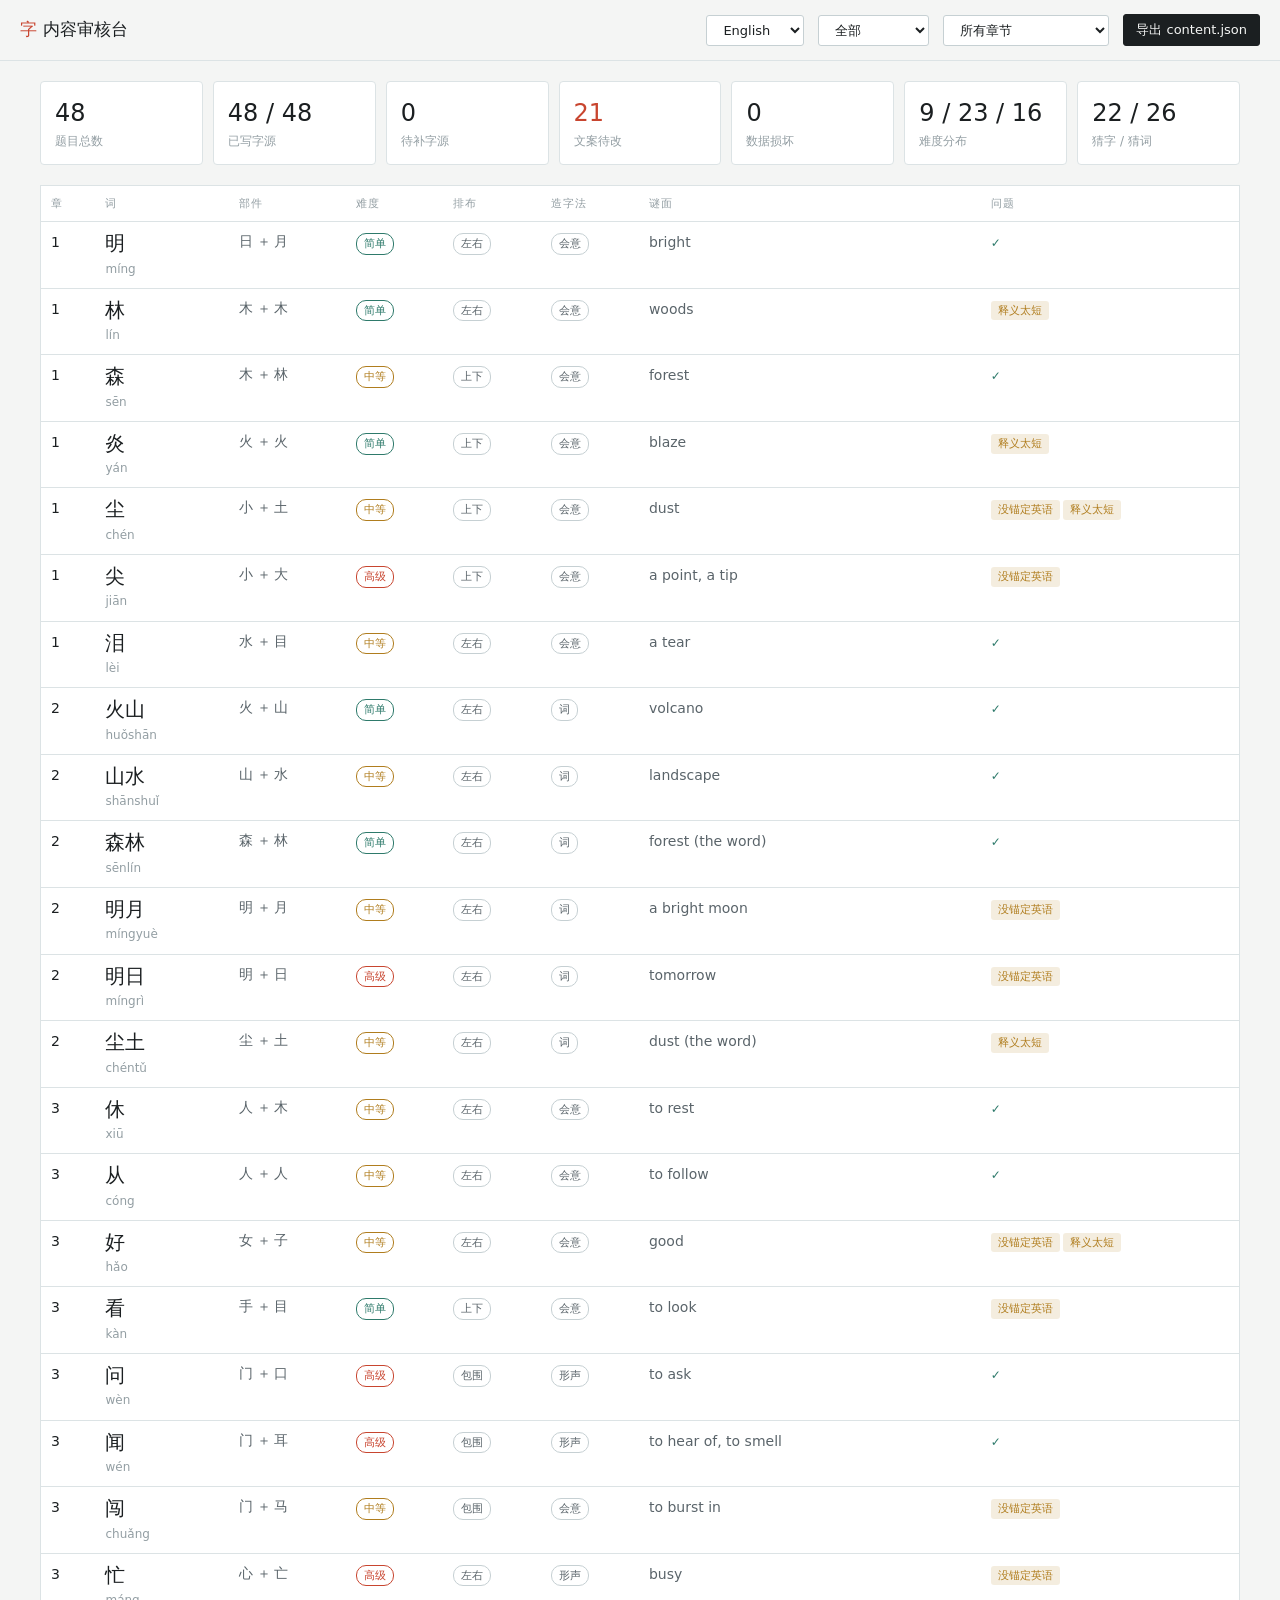
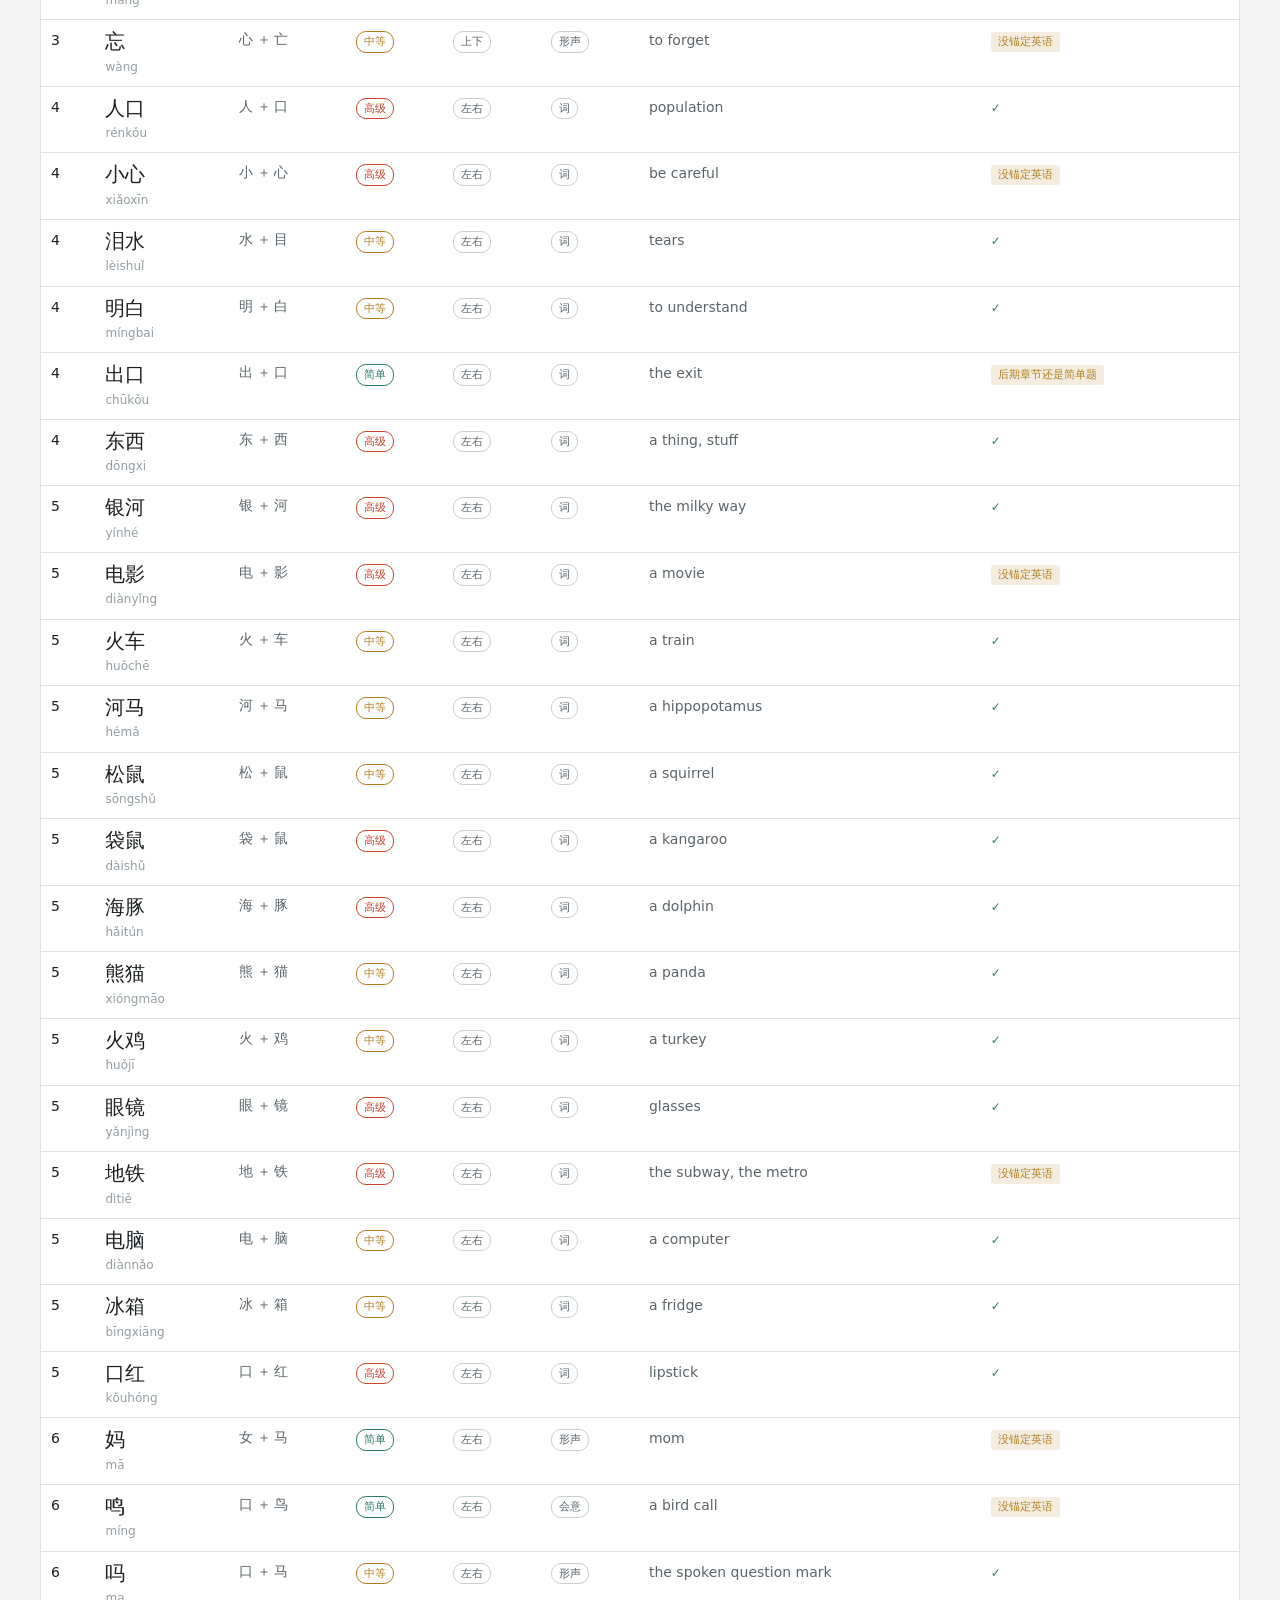
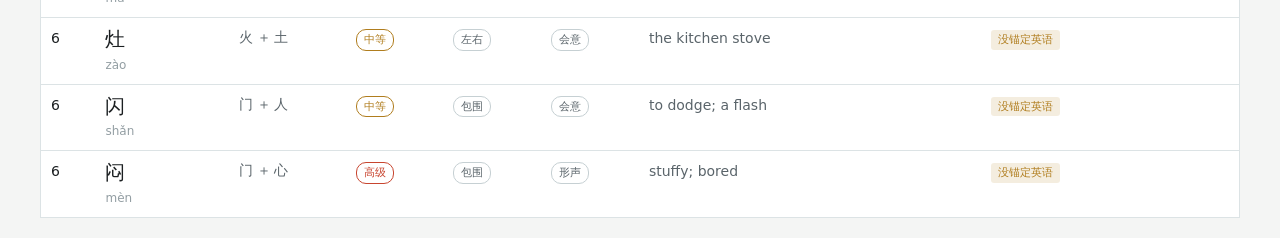
<file: src/tools/audit.html>
<!doctype html>
<meta charset="utf-8">
<meta name="viewport" content="width=device-width,initial-scale=1">
<title>字 · 内容审核台</title>
<style>
  :root{
    --bg:#F4F5F4; --card:#fff; --line:#DCE3E5; --line2:#C6D0D3;
    --ink:#1B1F21; --ink2:#5A646A; --ink3:#939EA3;
    --seal:#C8452F; --jade:#2E7A6B; --amber:#B07D1E;
    --han:"Songti SC","STSong","SimSun",serif;
    --ui:-apple-system,BlinkMacSystemFont,"Segoe UI",system-ui,sans-serif;
  }
  @media(prefers-color-scheme:dark){:root{--bg:#131618;--card:#1A1E21;--line:#2A3033;--line2:#3A4245;--ink:#E8EDEE;--ink2:#9AA5AA;--ink3:#6B767B;--seal:#E0705C;--jade:#5FBEA8;--amber:#D3A044}}
  *{box-sizing:border-box}
  body{margin:0;background:var(--bg);color:var(--ink);font:14px/1.6 var(--ui)}
  header{position:sticky;top:0;z-index:5;background:var(--bg);border-bottom:1px solid var(--line);
    padding:14px 20px;display:flex;align-items:center;gap:14px;flex-wrap:wrap}
  h1{margin:0;font-size:17px;font-weight:500}
  h1 b{font-family:var(--han);color:var(--seal);font-weight:400;margin-right:6px}
  .grow{flex:1}
  button,select{font:13px var(--ui);padding:6px 12px;border:1px solid var(--line2);background:var(--card);
    color:var(--ink);border-radius:3px;cursor:pointer}
  button.p{background:var(--ink);color:var(--bg);border-color:var(--ink)}
  main{padding:20px;max-width:1240px;margin:0 auto}
  .stats{display:grid;grid-template-columns:repeat(auto-fit,minmax(150px,1fr));gap:10px;margin-bottom:20px}
  .stat{background:var(--card);border:1px solid var(--line);border-radius:4px;padding:12px 14px}
  .stat .n{font-size:24px;font-weight:500;font-variant-numeric:tabular-nums}
  .stat .l{font-size:12px;color:var(--ink3)}
  .stat.warn .n{color:var(--seal)}
  table{width:100%;border-collapse:collapse;background:var(--card);border:1px solid var(--line);border-radius:4px}
  th{text-align:left;font-size:11px;letter-spacing:.1em;text-transform:uppercase;color:var(--ink3);
    font-weight:500;padding:9px 10px;border-bottom:1px solid var(--line);white-space:nowrap;cursor:pointer}
  td{padding:9px 10px;border-bottom:1px solid var(--line);vertical-align:top}
  tr:last-child td{border-bottom:0}
  tr.row:hover{background:var(--bg)}
  .w{font-family:var(--han);font-size:20px;line-height:1.2}
  .pt{font-family:var(--han);color:var(--ink2)}
  .clue{color:var(--ink2)}
  .pill{display:inline-block;font-size:11px;padding:1px 7px;border-radius:10px;border:1px solid var(--line2);color:var(--ink2);white-space:nowrap}
  .pill.d1{border-color:var(--jade);color:var(--jade)}
  .pill.d2{border-color:var(--amber);color:var(--amber)}
  .pill.d3{border-color:var(--seal);color:var(--seal)}
  .flag{display:inline-block;font-size:11px;padding:1px 7px;border-radius:3px;margin:1px 3px 1px 0;
    background:rgba(200,69,47,.12);color:var(--seal);white-space:nowrap}
  .flag.mi{background:rgba(176,125,30,.14);color:var(--amber)}
  .flag.gp{background:rgba(46,122,107,.13);color:var(--jade)}
  .ok{color:var(--jade);font-size:12px}
  .ed{position:fixed;inset:0;background:rgba(0,0,0,.5);display:none;align-items:center;justify-content:center;z-index:20;padding:20px}
  .ed.on{display:flex}
  .edin{background:var(--card);border-radius:6px;padding:20px;width:100%;max-width:760px;max-height:88vh;overflow:auto}
  .edin h2{margin:0 0 4px;font-size:18px;font-weight:500}
  .edin h2 b{font-family:var(--han);font-size:30px;font-weight:400;margin-right:8px}
  .fld{margin-top:14px}
  .fld label{display:block;font-size:11px;letter-spacing:.08em;text-transform:uppercase;color:var(--ink3);margin-bottom:4px}
  textarea,input[type=text]{width:100%;font:13px/1.6 var(--ui);padding:8px 10px;border:1px solid var(--line2);
    background:var(--bg);color:var(--ink);border-radius:3px;resize:vertical}
  textarea{min-height:60px}
  .row2{display:grid;grid-template-columns:1fr 1fr;gap:10px}
  .hint{font-size:12px;color:var(--ink3);margin-top:3px}
  .bar{display:flex;gap:8px;margin-top:18px}
  .checks{background:var(--bg);border:1px solid var(--line);border-radius:4px;padding:10px 12px;margin-top:14px;font-size:12.5px;color:var(--ink2)}
  .checks b{color:var(--ink)}
  .drop{border:2px dashed var(--line2);border-radius:6px;padding:40px;text-align:center;color:var(--ink3)}
</style>

<header>
  <h1><b>字</b>内容审核台</h1>
  <span class="grow"></span>
  <select id="fLang"><option value="en">English</option><option value="zh">中文</option><option value="ja">日本語</option><option value="es">Español</option></select>
  <select id="fFlag"><option value="">全部</option><option value="flagged">仅有问题的</option><option value="clean">仅干净的</option></select>
  <select id="fCh"><option value="">所有章节</option></select>
  <button id="dl" class="p">导出 content.json</button>
</header>

<main>
  <div id="load" class="drop">
    <p style="margin:0 0 14px">把 <code>content.json</code> 拖到这里就能用</p>
    <input type="file" id="pick" accept=".json" style="display:none">
    <button class="p" onclick="document.getElementById('pick').click()">或者选择文件…</button>
    <p style="margin:14px 0 0;font-size:12px">用本地服务器打开本页会自动加载：<code>python3 -m http.server 8899</code></p>
  </div>
  <div id="app" style="display:none">
    <div class="stats" id="stats"></div>
    <table><thead><tr>
      <th data-k="chapter">章</th><th data-k="word">词</th><th>部件</th>
      <th data-k="difficulty">难度</th><th data-k="layout">排布</th><th data-k="type">造字法</th>
      <th data-k="clue">谜面</th><th data-k="score">问题</th>
    </tr></thead><tbody id="rows"></tbody></table>
  </div>
</main>

<div class="ed" id="ed"><div class="edin" id="edin"></div></div>

<script>
var DOC=null, LANG='en', SORT='chapter', DIR=1;
var ANCHORS=['English','Latin','Greek','Japanese','Nepali','Spanish','英语','英文','日语','日文','拉丁','希腊','西班牙'];
var TRIVIA=['鑫','淼','犇','人名','personal names'];

function q(id){return document.getElementById(id);}

function audit(p){
  var f=[];
  if(!p.lore) f.push({k:'no-lore',t:'没有字源',gap:1});
  else{
    var en=p.lore.en||'';
    if(en.length<70) f.push({k:'lore-short',t:'字源太短'});
    if(!ANCHORS.some(function(a){return en.indexOf(a)>-1;})) f.push({k:'no-anchor',t:'没锚定英语'});
    if(TRIVIA.some(function(a){return en.indexOf(a)>-1;})) f.push({k:'trivia',t:'疑似别的字的冷知识'});
    ['en','zh','ja','es'].forEach(function(l){ if(!p.lore[l]) f.push({k:'lore-'+l,t:'缺 '+l+' 字源'}); });
  }
  ['en','zh','ja','es'].forEach(function(l){ if(!p.body||!p.body[l]) f.push({k:'body-'+l,t:'缺 '+l+' 释义'}); });
  if(p.body&&p.body.en&&p.body.en.length<25) f.push({k:'body-short',t:'释义太短'});
  if(p.tier==='char'&&!p.type) f.push({k:'no-type',t:'没标造字法'});
  if(p.tier==='word'&&p.difficulty===1&&p.chapter>=3) f.push({k:'diff-soft',t:'后期章节还是简单题'});
  if(!p.clue||!p.clue.en) f.push({k:'no-clue',t:'缺英文谜面',hard:1});
  return f;
}

function stats(){
  var P=DOC.puzzles, all=P.map(audit);
  var hard=all.filter(function(f){return f.some(function(x){return x.hard;});}).length;
  var gap=all.filter(function(f){return f.some(function(x){return x.gap;});}).length;
  var other=all.filter(function(f){return f.some(function(x){return !x.gap&&!x.hard;});}).length;
  var lore=P.filter(function(p){return p.lore;}).length;
  var byD=[1,2,3].map(function(d){return P.filter(function(p){return p.difficulty===d;}).length;});
  var byT=['char','word'].map(function(k){return P.filter(function(p){return p.tier===k;}).length;});
  q('stats').innerHTML=[
    ['题目总数',P.length,0],['已写字源',lore+' / '+P.length,0],
    ['待补字源',gap,gap>0],['文案待改',other,other>0],['数据损坏',hard,hard>0],
    ['难度分布',byD.join(' / '),0],['猜字 / 猜词',byT.join(' / '),0]
  ].map(function(s){return '<div class="stat'+(s[2]?' warn':'')+'"><div class="n">'+s[1]+'</div><div class="l">'+s[0]+'</div></div>';}).join('');
}

function render(){
  stats();
  var ff=q('fFlag').value, fc=q('fCh').value;
  var list=DOC.puzzles.map(function(p,i){return {p:p,i:i,f:audit(p)};});
  if(ff==='flagged') list=list.filter(function(r){return r.f.length;});
  if(ff==='clean') list=list.filter(function(r){return !r.f.length;});
  if(fc!=='') list=list.filter(function(r){return String(r.p.chapter)===fc;});
  list.sort(function(a,b){
    var x=SORT==='score'?a.f.length:a.p[SORT], y=SORT==='score'?b.f.length:b.p[SORT];
    if(SORT==='clue'){x=a.p.clue.en;y=b.p.clue.en;}
    return (x>y?1:x<y?-1:0)*DIR;
  });
  q('rows').innerHTML=list.map(function(r){
    var p=r.p;
    return '<tr class="row" data-i="'+r.i+'">'
      +'<td>'+(p.chapter+1)+'</td>'
      +'<td><span class="w">'+p.word+'</span><div class="hint">'+p.pinyin+'</div></td>'
      +'<td class="pt">'+p.parts.join(' ＋ ')+'</td>'
      +'<td><span class="pill d'+p.difficulty+'">'+['','简单','中等','高级'][p.difficulty]+'</span></td>'
      +'<td><span class="pill">'+({lr:'左右',tb:'上下',en:'包围'}[p.layout]||p.layout)+'</span></td>'
      +'<td><span class="pill">'+({hui:'会意',xing:'形声',ci:'词'}[p.type]||'—')+'</span></td>'
      +'<td class="clue">'+(p.clue[LANG]||p.clue.en)+'</td>'
      +'<td>'+(r.f.length?r.f.map(function(x){return '<span class="flag'+(x.hard?'':(x.gap?' gp':' mi'))+'">'+x.t+'</span>';}).join(''):'<span class="ok">✓</span>')+'</td>'
    +'</tr>';
  }).join('');
  [].forEach.call(document.querySelectorAll('tr.row'),function(tr){
    tr.onclick=function(){edit(+tr.dataset.i);};
  });
}

function edit(i){
  var p=DOC.puzzles[i], f=audit(p);
  function ta(id,val,lab){return '<div class="fld"><label>'+lab+'</label><textarea id="'+id+'">'+(val||'').replace(/</g,'&lt;')+'</textarea></div>';}
  q('edin').innerHTML='<h2><b>'+p.word+'</b>'+p.pinyin+' · '+p.clue.en+'</h2>'
    +'<div class="hint">'+p.parts.join(' ＋ ')+' · 第 '+(p.chapter+1)+' 章 · '
      +['','简单','中等','高级'][p.difficulty]+' · '+({lr:'左右',tb:'上下',en:'包围'}[p.layout]||p.layout)+'</div>'
    +(f.length?'<div class="checks"><b>自动检查：</b>'+f.map(function(x){return x.t;}).join('、')+'</div>':'<div class="checks"><b class="ok">✓ 没有检出问题</b></div>')
    +'<div class="row2">'
      +'<div class="fld"><label>难度</label><select id="e_d"><option value="1">1 简单</option><option value="2">2 中等</option><option value="3">3 高级</option></select></div>'
      +'<div class="fld"><label>排布</label><select id="e_l"><option value="lr">左右</option><option value="tb">上下</option><option value="en">包围</option></select></div>'
    +'</div>'
    +'<div class="fld"><label>谜面 EN</label><input type="text" id="e_qen" value="'+(p.clue.en||'').replace(/"/g,'&quot;')+'"></div>'
    +['en','zh','ja','es'].map(function(l){return ta('e_b_'+l,p.body?p.body[l]:'','释义 · '+l.toUpperCase());}).join('')
    +['en','zh','ja','es'].map(function(l){return ta('e_x_'+l,p.lore?p.lore[l]:'','字源 · '+l.toUpperCase());}).join('')
    +'<div class="bar"><button class="p" id="e_save">保存</button><button id="e_close">取消</button></div>';
  q('e_d').value=p.difficulty; q('e_l').value=p.layout;
  q('ed').classList.add('on');
  q('e_close').onclick=function(){q('ed').classList.remove('on');};
  q('e_save').onclick=function(){
    p.difficulty=+q('e_d').value; p.layout=q('e_l').value; p.clue.en=q('e_qen').value;
    p.body=p.body||{}; ['en','zh','ja','es'].forEach(function(l){p.body[l]=q('e_b_'+l).value;});
    var any=['en','zh','ja','es'].some(function(l){return q('e_x_'+l).value.trim();});
    if(any){p.lore=p.lore||{}; ['en','zh','ja','es'].forEach(function(l){p.lore[l]=q('e_x_'+l).value;});}
    else p.lore=null;
    q('ed').classList.remove('on'); render();
  };
}

function boot(d){
  DOC=d; q('load').style.display='none'; q('app').style.display='block';
  q('fCh').innerHTML='<option value="">所有章节</option>'+DOC.chapters.map(function(c,i){
    return '<option value="'+i+'">第 '+(i+1)+' 章 · '+c.t.zh+' · '+(c.k==='char'?'造字':'造词')+'</option>';}).join('');
  render();
}

q('fLang').onchange=function(){LANG=this.value;render();};
q('fFlag').onchange=render; q('fCh').onchange=render;
[].forEach.call(document.querySelectorAll('th[data-k]'),function(th){
  th.onclick=function(){var k=th.dataset.k; DIR=(SORT===k)?-DIR:1; SORT=k; render();};
});
q('dl').onclick=function(){
  var b=new Blob([JSON.stringify(DOC,null,2)+'\n'],{type:'application/json'});
  var a=document.createElement('a'); a.href=URL.createObjectURL(b); a.download='content.json'; a.click();
};
q('pick').onchange=function(){var f=this.files[0];if(!f)return;
  var r=new FileReader(); r.onload=function(){boot(JSON.parse(r.result));}; r.readAsText(f);};
document.ondragover=function(e){e.preventDefault();};
document.ondrop=function(e){e.preventDefault();var f=e.dataTransfer.files[0];if(!f)return;
  var r=new FileReader(); r.onload=function(){boot(JSON.parse(r.result));}; r.readAsText(f);};
fetch('../content.json').then(function(r){return r.json();}).then(boot).catch(function(){});
</script>
</file>
